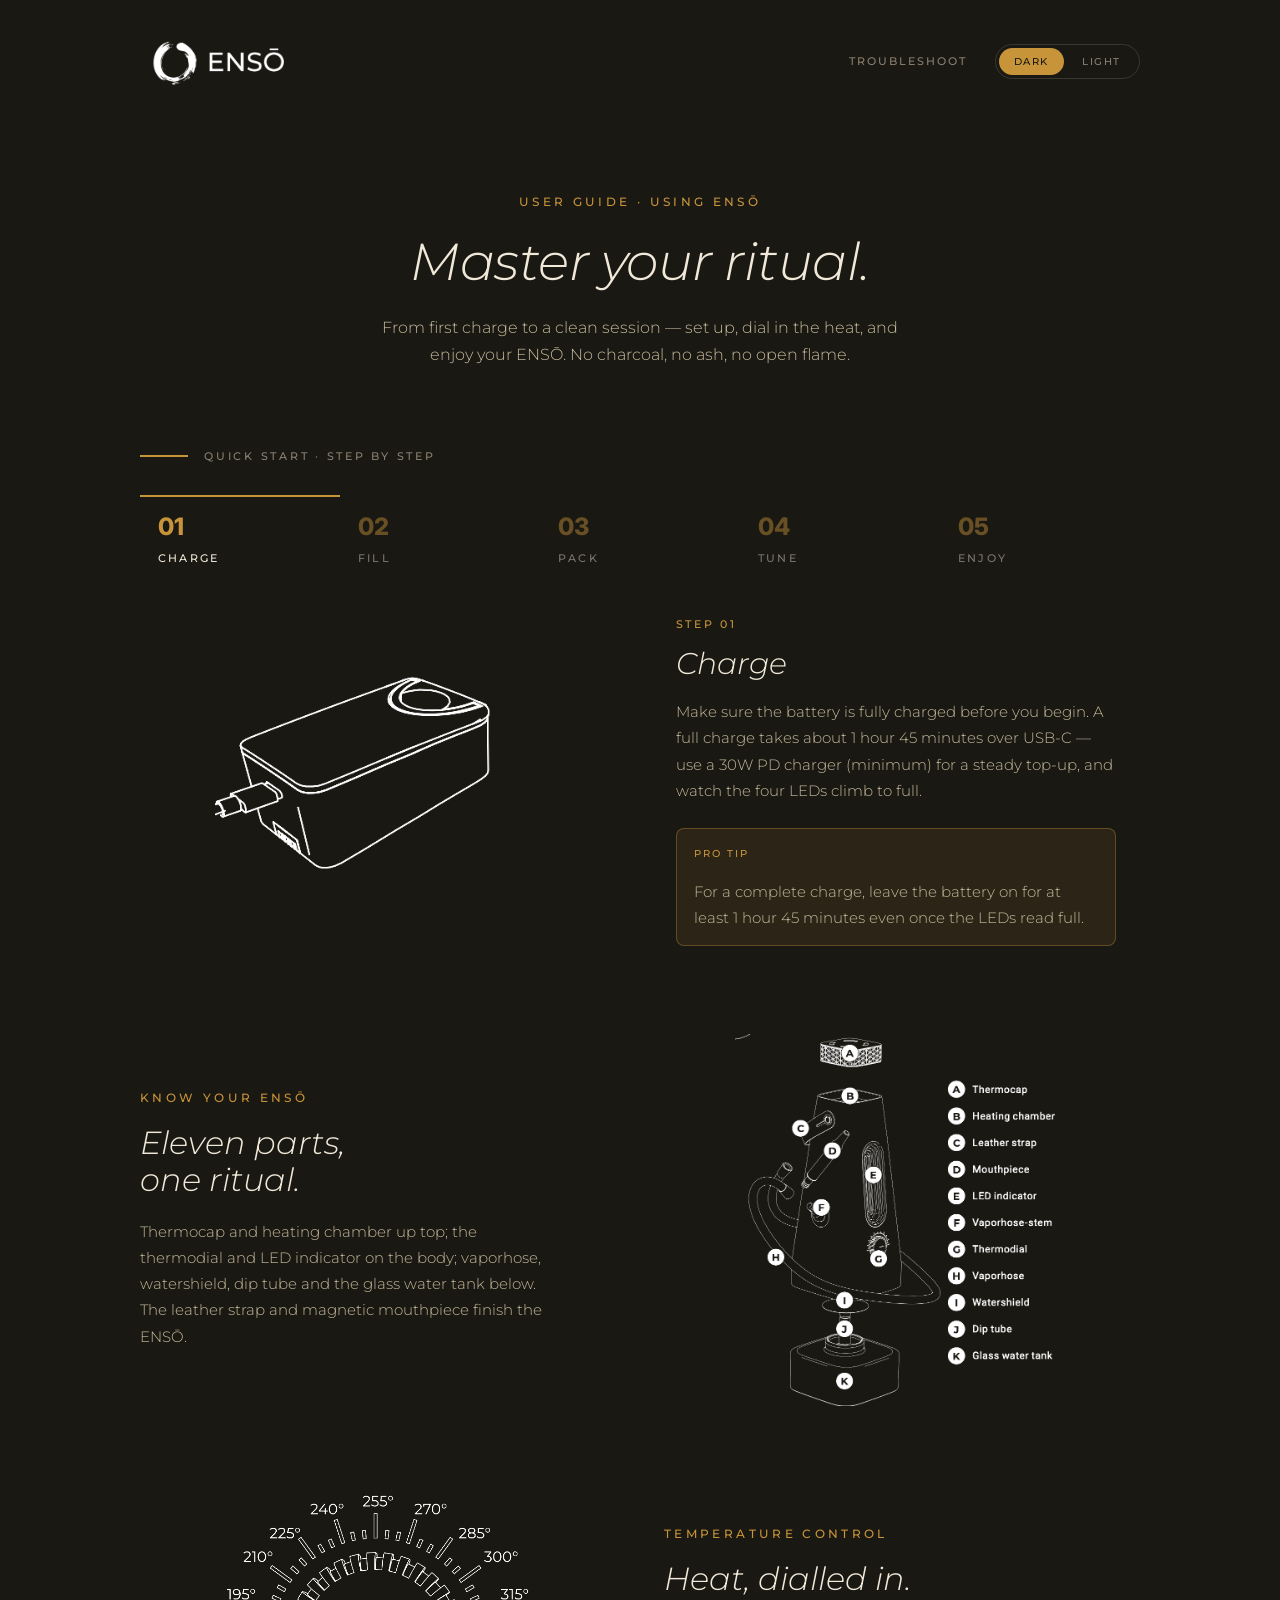
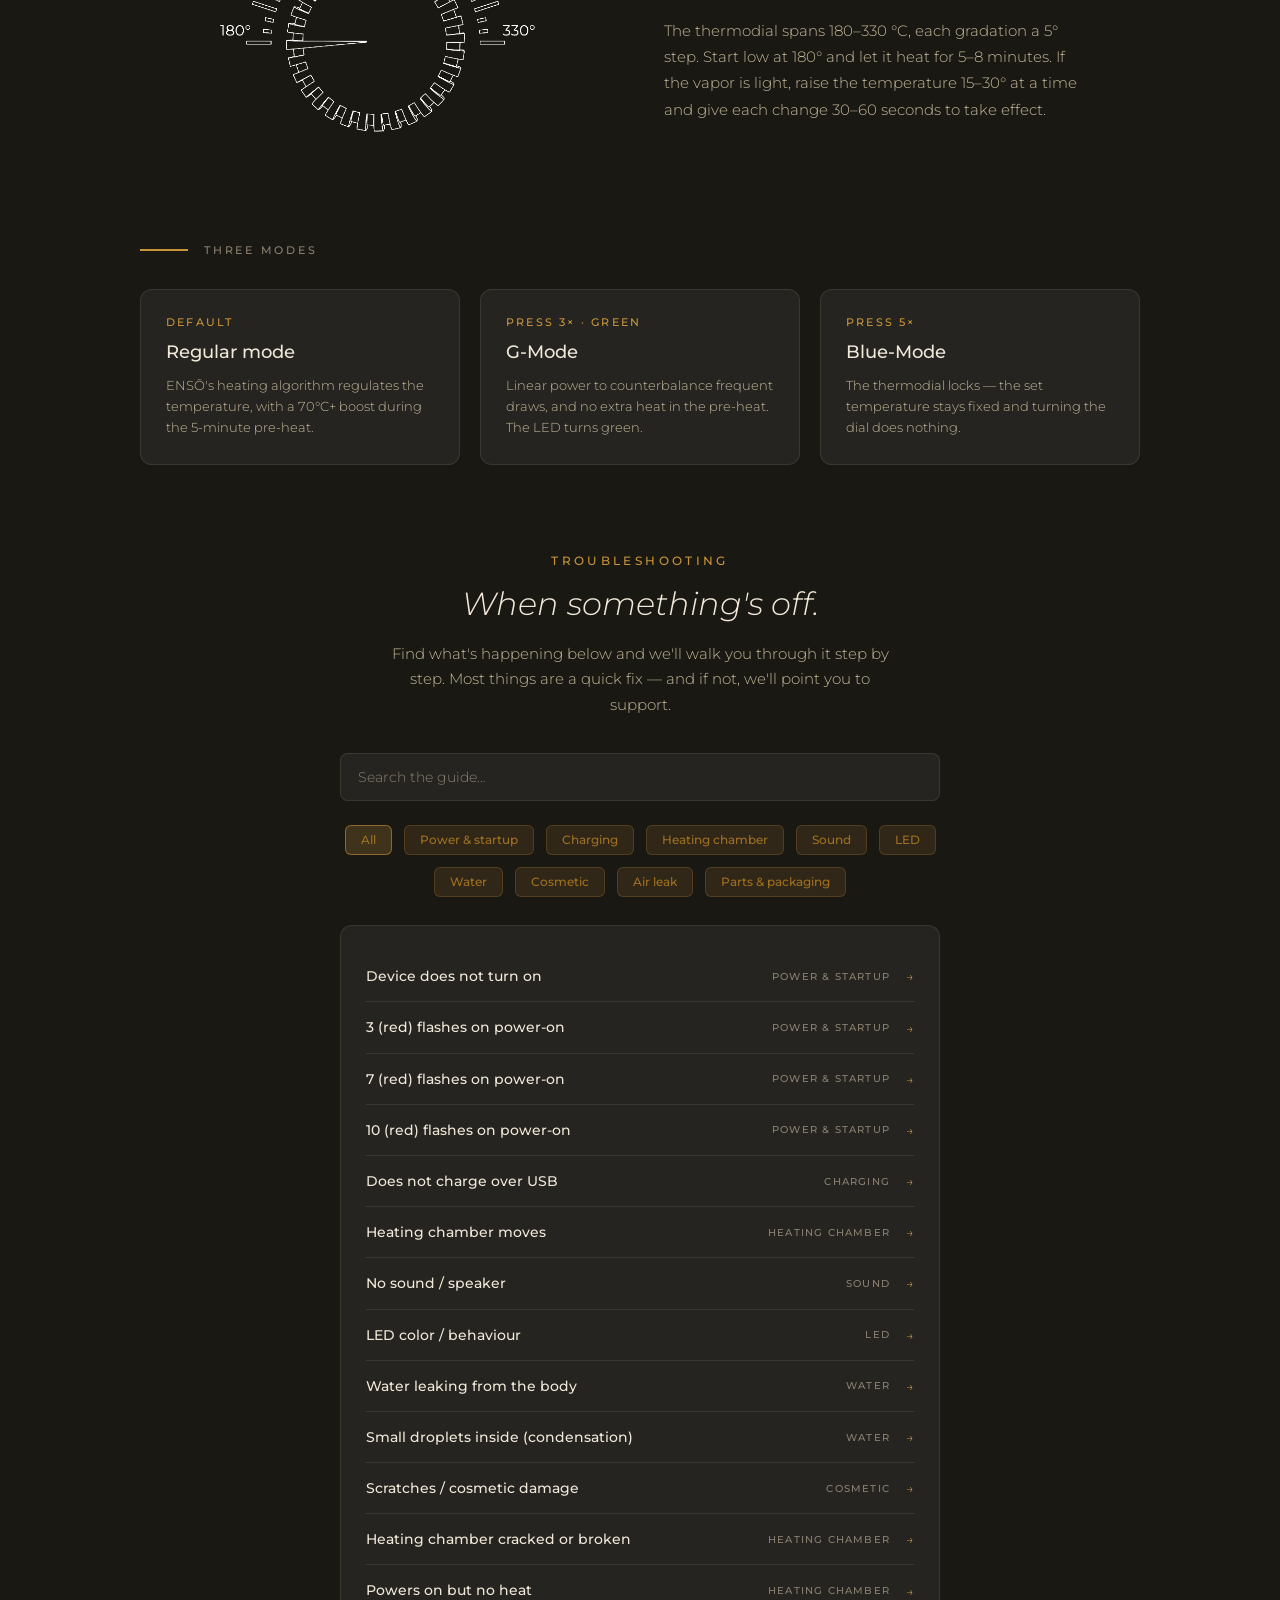
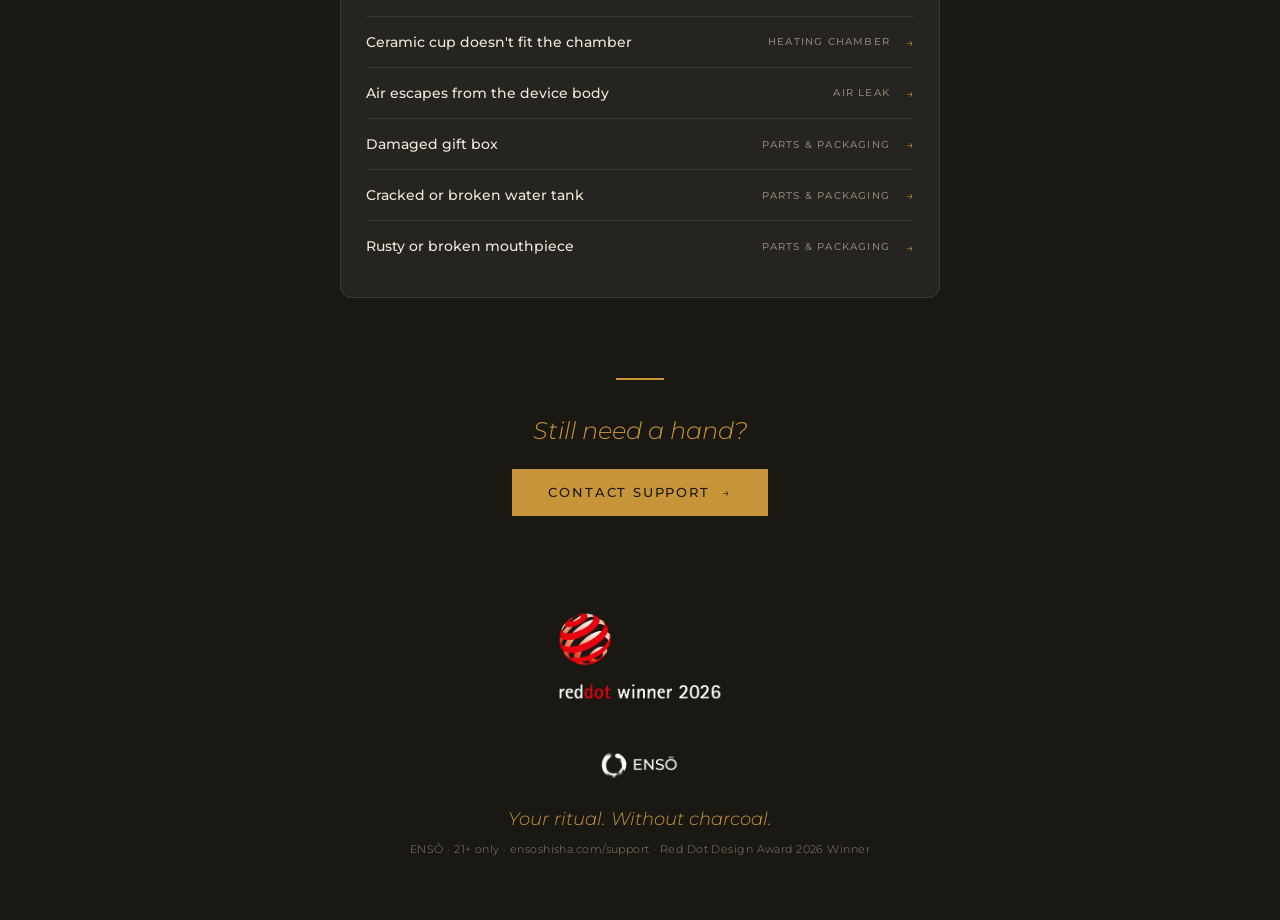
<file: index.html>
<!DOCTYPE html>
<html lang="en" data-theme="dark">
<head>
<meta charset="utf-8">
<meta name="viewport" content="width=device-width, initial-scale=1">
<!-- Interim staging URL — keep search engines out until production. Remove when going live on the real domain. -->
<meta name="robots" content="noindex">
<title>ENSŌ Support · Using ENSŌ</title>
<meta name="description" content="ENSŌ user guide: quick start, parts, temperature control, heat modes and troubleshooting for the ENSŌ 2026 electric hookah.">
<link rel="stylesheet" href="css/enso/styles.css">
<link rel="stylesheet" href="css/page.css">
<script>
/* Apply the saved theme before first paint to avoid a flash */
try {
  var t = localStorage.getItem('enso-guide-theme');
  if (t === 'light' || t === 'dark') document.documentElement.dataset.theme = t;
} catch (e) {}
</script>
</head>
<body>

<header class="site-header">
  <span class="logo">
    <img class="themed-dark" src="assets/logo/enso-lockup-horizontal-white.png" alt="ENSŌ">
    <img class="themed-light" src="assets/logo/enso-lockup-graphite.png" alt="" aria-hidden="true">
  </span>
  <div class="header-right">
    <button type="button" class="nav-link" data-scroll-to="ts-top" data-scroll-offset="32">Troubleshoot</button>
    <div class="theme-switch" role="group" aria-label="Color theme">
      <button type="button" class="theme-btn" data-set-theme="dark">Dark</button>
      <button type="button" class="theme-btn" data-set-theme="light">Light</button>
    </div>
  </div>
</header>

<section class="hero">
  <div class="eyebrow hero-eyebrow">User guide · Using ENSŌ</div>
  <h1>Master your ritual.</h1>
  <p>From first charge to a clean session — set up, dial in the heat, and enjoy your ENSŌ. No charcoal, no ash, no open flame.</p>
</section>

<!-- Quick start -->
<section class="quickstart" id="quickstart">
  <div class="section-rule">
    <div class="amber-rule" aria-hidden="true"></div>
    <div class="rule-label">Quick start · step by step</div>
  </div>

  <div class="step-tabs" role="tablist" aria-label="Quick start steps">
    <button type="button" class="step-tab" role="tab" data-step="0" aria-selected="true">
      <span class="step-num">01</span>
      <span class="step-name">Charge</span>
    </button>
    <button type="button" class="step-tab" role="tab" data-step="1" aria-selected="false">
      <span class="step-num">02</span>
      <span class="step-name">Fill</span>
    </button>
    <button type="button" class="step-tab" role="tab" data-step="2" aria-selected="false">
      <span class="step-num">03</span>
      <span class="step-name">Pack</span>
    </button>
    <button type="button" class="step-tab" role="tab" data-step="3" aria-selected="false">
      <span class="step-num">04</span>
      <span class="step-name">Tune</span>
    </button>
    <button type="button" class="step-tab" role="tab" data-step="4" aria-selected="false">
      <span class="step-num">05</span>
      <span class="step-name">Enjoy</span>
    </button>
  </div>

  <div class="step-panel">
    <div class="step-figure">
      <img class="themed-dark"  data-step="0" src="assets/manual/step-charge.png" alt="Charging the ENSŌ battery">
      <img class="themed-light" data-step="0" src="assets/manual/step-charge-ink.png" alt="" aria-hidden="true">
      <img class="themed-dark"  data-step="1" src="assets/manual/step-fill.png" alt="Filling the glass water tank">
      <img class="themed-light" data-step="1" src="assets/manual/step-fill-ink.png" alt="" aria-hidden="true">
      <img class="themed-dark"  data-step="2" src="assets/manual/step-pack.png" alt="Packing the cup">
      <img class="themed-light" data-step="2" src="assets/manual/step-pack-ink.png" alt="" aria-hidden="true">
      <img class="themed-dark"  data-step="3" src="assets/manual/step-tune.png" alt="Tuning the thermodial">
      <img class="themed-light" data-step="3" src="assets/manual/step-tune-ink.png" alt="" aria-hidden="true">
      <img class="themed-dark"  data-step="4" src="assets/manual/step-enjoy.png" alt="Enjoying clean clouds">
      <img class="themed-light" data-step="4" src="assets/manual/step-enjoy-ink.png" alt="" aria-hidden="true">
    </div>
    <div class="step-info">
      <div class="eyebrow step-eyebrow" id="step-eyebrow">Step 01</div>
      <h3 id="step-title">Charge</h3>
      <p id="step-copy">Make sure the battery is fully charged before you begin. A full charge takes about 1 hour 45 minutes over USB-C — use a 30W PD charger (minimum) for a steady top-up, and watch the four LEDs climb to full.</p>
      <div class="protip" id="step-tip" hidden>
        <span class="protip-label">Pro tip</span>
        <p class="protip-text" id="step-tip-text"></p>
        <button type="button" class="protip-link" id="step-tip-link" data-scroll-to="temp-top" data-scroll-offset="32" hidden>
          <span id="step-tip-link-text"></span><span class="protip-arrow" aria-hidden="true">→</span>
        </button>
      </div>
    </div>
  </div>
</section>

<!-- Know your ENSŌ -->
<section class="split">
  <div class="split-copy">
    <div class="eyebrow split-eyebrow">Know your ENSŌ</div>
    <h2>Eleven parts,<br>one ritual.</h2>
    <p>Thermocap and heating chamber up top; the thermodial and LED indicator on the body; vaporhose, watershield, dip tube and the glass water tank below. The leather strap and magnetic mouthpiece finish the ENSŌ.</p>
  </div>
  <div class="split-figure">
    <img class="themed-dark" src="assets/manual/parts-diagram.png" alt="Labelled diagram of ENSŌ parts">
    <img class="themed-light" src="assets/manual/parts-diagram-ink.png" alt="" aria-hidden="true">
  </div>
</section>

<!-- Heat & dial -->
<section class="split" id="temperature">
  <div class="split-figure" id="temp-top">
    <img class="themed-dark" src="assets/manual/temp-dial.png" alt="ENSŌ temperature dial, 180 to 330 degrees">
    <img class="themed-light" src="assets/manual/temp-dial-ink.png" alt="" aria-hidden="true">
  </div>
  <div class="split-copy">
    <div class="eyebrow split-eyebrow">Temperature control</div>
    <h2>Heat, dialled in.</h2>
    <p>The thermodial spans 180–330 °C, each gradation a 5° step. Start low at 180° and let it heat for 5–8 minutes. If the vapor is light, raise the temperature 15–30° at a time and give each change 30–60 seconds to take effect.</p>
  </div>
</section>

<!-- Modes -->
<section class="modes">
  <div class="section-rule">
    <div class="amber-rule" aria-hidden="true"></div>
    <div class="rule-label">Three modes</div>
  </div>
  <div class="mode-grid">
    <div class="card mode-card">
      <div class="mode-tag">Default</div>
      <div class="mode-name">Regular mode</div>
      <p>ENSŌ's heating algorithm regulates the temperature, with a 70°C+ boost during the 5-minute pre-heat.</p>
    </div>
    <div class="card mode-card">
      <div class="mode-tag">Press 3× · green</div>
      <div class="mode-name">G-Mode</div>
      <p>Linear power to counterbalance frequent draws, and no extra heat in the pre-heat. The LED turns green.</p>
    </div>
    <div class="card mode-card">
      <div class="mode-tag">Press 5×</div>
      <div class="mode-name">Blue-Mode</div>
      <p>The thermodial locks — the set temperature stays fixed and turning the dial does nothing.</p>
    </div>
  </div>
</section>

<!-- Troubleshooting -->
<section class="trouble" id="troubleshooting">
  <div class="trouble-head" id="ts-top">
    <div class="eyebrow trouble-eyebrow">Troubleshooting</div>
    <h2>When something's off.</h2>
    <p class="trouble-intro">Find what's happening below and we'll walk you through it step by step. Most things are a quick fix — and if not, we'll point you to support.</p>
  </div>

  <!-- Browse: search + category filter + list of known issues -->
  <div id="ts-browse">
    <div class="search-wrap">
      <input type="search" id="ts-search" class="search-input" placeholder="Search the guide…" aria-label="Search known issues">
    </div>
    <div class="chips" id="ts-categories" role="group" aria-label="Filter by category"></div>
    <div class="card">
      <ul class="ts-issue-list" id="ts-issue-list"></ul>
      <p class="no-results" id="ts-no-results" hidden>No matches — try a different word, or contact support below.</p>
    </div>
  </div>

  <!-- Guided flow: shown once an issue is chosen -->
  <div class="card ts-flow" id="ts-flow" hidden></div>
</section>

<!-- CTA -->
<section class="cta">
  <div class="amber-rule" aria-hidden="true"></div>
  <div class="cta-line">Still need a hand?</div>
  <a class="btn-primary" href="mailto:support@ensoshisha.eu">Contact support <span class="btn-arrow" aria-hidden="true">→</span></a>
</section>

<footer class="site-footer">
  <div class="footer-badge">
    <img class="themed-dark" src="assets/badges/reddot-winner-2026-white.png" alt="Red Dot Design Award 2026 Winner">
    <img class="themed-light" src="assets/badges/reddot-winner-2026.png" alt="" aria-hidden="true">
  </div>
  <div class="footer-logo">
    <img class="themed-dark" src="assets/logo/enso-lockup-horizontal-white.png" alt="ENSŌ">
    <img class="themed-light" src="assets/logo/enso-lockup-graphite.png" alt="" aria-hidden="true">
  </div>
  <div class="footer-slogan">Your ritual. Without charcoal.</div>
  <div class="footer-meta">ENSŌ · 21+ only · ensoshisha.com/support · Red Dot Design Award 2026 Winner</div>
</footer>

<script src="js/app.js"></script>
<script src="js/troubleshooting-data.js"></script>
<script src="js/troubleshooter.js"></script>
</body>
</html>
</file>
<file: css/enso/styles.css>
/* ═══════════════════════════════════════════════════════════════════════
   ENSŌ · Design System — global CSS entry point
   "Your ritual. Without charcoal."
   Consumers link this one file. Keep it @import lines only.
   ═══════════════════════════════════════════════════════════════════════ */

@import url('tokens/fonts.css');
@import url('tokens/colors.css');
@import url('tokens/typography.css');
@import url('tokens/spacing.css');
</file>
<file: css/page.css>
/* ENSŌ Support · "Using ENSŌ" page styles.
   All colors/spacing come from the design tokens in css/enso/ — no raw hex. */

/* ── Theme: semantic vars swap between dark (default) and light ───────── */
:root,
[data-theme="dark"] {
  --bg:        var(--surface-page-dark);
  --head:      var(--text-heading-dark);
  --body:      var(--text-body-dark);
  --sub:       var(--text-secondary-dark);
  --muted:     var(--text-muted-dark);
  --line:      var(--hairline-dark);
  --card-bg:   var(--surface-card-dark);
  --input-bg:  var(--surface-card-dark);
}
[data-theme="light"] {
  --bg:        var(--surface-page);
  --head:      var(--text-heading);
  --body:      var(--text-body);
  --sub:       var(--text-secondary);
  --muted:     var(--text-muted);
  --line:      var(--hairline-light);
  --card-bg:   var(--surface-card);
  --input-bg:  var(--enso-white);
}

/* Themed image pairs: show the variant matching the active theme */
[data-theme="dark"] .themed-light { display: none !important; }
[data-theme="light"] .themed-dark { display: none !important; }

* { box-sizing: border-box; }

html, body { margin: 0; }

body {
  font-family: var(--font-sans);
  background: var(--bg);
  color: var(--body);
  min-height: 100vh;
  transition: background-color .25s ease, color .25s ease;
  -webkit-font-smoothing: antialiased;
}

/* ── Shared pieces ────────────────────────────────────────────────────── */
.eyebrow {
  font-size: 12px;
  font-weight: var(--fw-medium);
  letter-spacing: 0.28em;
  text-transform: uppercase;
  color: var(--enso-amber);
}

.amber-rule {
  width: var(--amber-divider-width);
  height: var(--amber-divider-height);
  background: var(--enso-amber);
}

.section-rule {
  display: flex;
  align-items: center;
  gap: var(--space-4);
  margin-bottom: var(--space-8);
}

.rule-label {
  font-size: 11px;
  font-weight: var(--fw-medium);
  letter-spacing: 0.25em;
  text-transform: uppercase;
  color: var(--muted);
}

.card {
  background: var(--card-bg);
  box-shadow: inset 0 0 0 var(--hairline-width) var(--line);
  border-radius: var(--radius-card);
  padding: var(--card-padding);
}

/* ── Header ───────────────────────────────────────────────────────────── */
.site-header {
  max-width: var(--content-max);
  margin: 0 auto;
  padding: 26px 40px;
  display: flex;
  align-items: center;
  justify-content: space-between;
  gap: var(--space-6);
}

.site-header .logo img {
  display: block;
  height: 70px;
  width: 160px;
}

.header-right {
  display: flex;
  align-items: center;
  gap: 28px;
}

.nav-link {
  font-family: var(--font-sans);
  font-size: 11px;
  font-weight: var(--fw-medium);
  letter-spacing: 0.18em;
  text-transform: uppercase;
  color: var(--muted);
  background: none;
  border: none;
  padding: 0;
  cursor: pointer;
  transition: color .18s ease;
}

.nav-link:hover { color: var(--enso-amber); }

.theme-switch {
  display: inline-flex;
  align-items: center;
  gap: 3px;
  border: var(--hairline-width) solid var(--line);
  border-radius: var(--radius-pill);
  padding: 3px;
}

.theme-btn {
  border: none;
  border-radius: var(--radius-pill);
  padding: 7px 15px;
  font-family: inherit;
  font-size: 10px;
  font-weight: var(--fw-medium);
  letter-spacing: 0.16em;
  text-transform: uppercase;
  cursor: pointer;
  background: transparent;
  color: var(--muted);
  transition: background-color .18s ease, color .18s ease;
}

[data-theme="dark"] .theme-btn[data-set-theme="dark"],
[data-theme="light"] .theme-btn[data-set-theme="light"] {
  background: var(--enso-amber);
  color: var(--on-accent);
}

/* ── Hero ─────────────────────────────────────────────────────────────── */
.hero {
  max-width: 760px;
  margin: 0 auto;
  padding: 72px 40px 56px;
  text-align: center;
}

.hero-eyebrow { margin-bottom: var(--space-6); }

.hero h1 {
  margin: 0;
  font-style: italic;
  font-weight: var(--fw-light);
  font-size: clamp(36px, 6vw, 52px);
  line-height: 1.1;
  letter-spacing: -0.01em;
  color: var(--head);
}

.hero p {
  margin: var(--space-6) auto 0;
  max-width: 560px;
  font-weight: var(--fw-light);
  font-size: var(--type-body-size);
  line-height: var(--type-body-lh);
  color: var(--sub);
}

/* ── Quick start ──────────────────────────────────────────────────────── */
.quickstart {
  max-width: var(--content-max);
  margin: 0 auto;
  padding: var(--space-6) 40px 0;
}

.step-tabs {
  display: grid;
  grid-template-columns: repeat(5, 1fr);
}

.step-tab {
  display: block;
  text-align: left;
  background: none;
  border: none;
  border-top: 2px solid transparent;
  font-family: inherit;
  padding: 18px 18px 16px;
  cursor: pointer;
  opacity: 0.45;
  transition: opacity .18s ease, border-color .18s ease;
}

.step-tab:hover { opacity: 1; }

.step-tab[aria-selected="true"] {
  opacity: 1;
  border-top-color: var(--enso-amber);
}

.step-num {
  display: block;
  font-family: var(--font-data);
  font-weight: 800;
  font-size: 24px;
  color: var(--enso-amber);
  line-height: 1;
}

.step-name {
  display: block;
  margin-top: var(--space-3);
  font-size: 11px;
  font-weight: var(--fw-medium);
  letter-spacing: 0.2em;
  text-transform: uppercase;
  color: var(--head);
}

.step-panel {
  margin-top: 36px;
  display: grid;
  grid-template-columns: 1.05fr 1fr;
  gap: var(--space-12);
  align-items: center;
}

.step-figure {
  min-height: 300px;
  display: flex;
  align-items: center;
  justify-content: center;
  padding: var(--space-2);
}

.step-figure img {
  display: none;
  max-width: 100%;
  max-height: 260px;
  width: auto;
  height: auto;
  margin: 0 auto;
}

.step-figure img[data-step="3"] { max-height: 240px; }
.step-figure img[data-step="4"] { max-height: 210px; }

.step-figure img.active { display: block; }

.step-eyebrow {
  font-size: 11px;
  letter-spacing: 0.25em;
  margin-bottom: var(--space-4);
}

.step-info h3 {
  margin: 0;
  font-style: italic;
  font-weight: var(--fw-light);
  font-size: 30px;
  line-height: 1.15;
  color: var(--head);
}

.step-info p {
  margin: 18px 0 0;
  font-weight: var(--fw-light);
  font-size: 15px;
  line-height: 1.75;
  color: var(--sub);
  max-width: 440px;
}

/* Pro tip — soft amber note (matches the Callout component) */
.protip {
  margin: 24px 0 0;
  max-width: 440px;
  background: rgba(200, 148, 58, 0.10);
  box-shadow: inset 0 0 0 var(--hairline-width) rgba(200, 148, 58, 0.35);
  border-radius: var(--radius-note);
  padding: 14px 18px;
}

.protip-label {
  font-size: 10px;
  font-weight: var(--fw-medium);
  letter-spacing: 0.2em;
  text-transform: uppercase;
  color: var(--enso-amber);
}

.protip-text {
  margin: 7px 0 0;
  font-weight: var(--fw-light);
  font-size: 13.5px;
  line-height: 1.6;
  color: var(--sub);
  max-width: none;
}

.protip-link {
  margin: 12px 0 0;
  display: inline-flex;
  align-items: center;
  gap: var(--space-2);
  background: none;
  border: none;
  padding: 0;
  cursor: pointer;
  font-family: var(--font-sans);
  font-size: 11px;
  font-weight: var(--fw-medium);
  letter-spacing: 0.16em;
  text-transform: uppercase;
  color: var(--enso-amber);
  transition: gap .18s ease;
}

/* [hidden] must win over the inline-flex display above */
.protip-link[hidden] { display: none; }

.protip-link:hover { gap: var(--space-3); }

.protip-arrow { font-weight: var(--fw-light); }

/* ── Two-column sections (parts diagram, temperature) ─────────────────── */
.split {
  max-width: var(--content-max);
  margin: 0 auto;
  padding: 88px 40px 0;
  display: grid;
  grid-template-columns: 1fr 1fr;
  gap: var(--space-12);
  align-items: center;
}

.split-eyebrow { margin-bottom: 20px; }

.split-copy h2 {
  margin: 0 0 20px;
  font-style: italic;
  font-weight: var(--fw-light);
  font-size: 32px;
  line-height: 1.15;
  color: var(--head);
}

.split-copy p {
  margin: 0;
  font-weight: var(--fw-light);
  font-size: 15px;
  line-height: 1.75;
  color: var(--sub);
  max-width: 420px;
}

.split-figure img {
  display: block;
  width: 70%;
  height: auto;
  margin: 0 auto;
}

/* ── Modes ────────────────────────────────────────────────────────────── */
.modes {
  max-width: var(--content-max);
  margin: 0 auto;
  padding: 88px 40px 0;
}

.mode-grid {
  display: grid;
  grid-template-columns: repeat(3, 1fr);
  gap: 20px;
}

.mode-tag {
  font-size: 11px;
  font-weight: var(--fw-medium);
  letter-spacing: 0.2em;
  text-transform: uppercase;
  color: var(--enso-amber);
}

.mode-name {
  margin-top: var(--space-3);
  font-weight: var(--fw-medium);
  font-size: var(--type-h3-size);
  color: var(--head);
}

.mode-card p {
  margin: var(--space-3) 0 0;
  font-weight: var(--fw-light);
  font-size: 13px;
  line-height: 1.65;
  color: var(--sub);
}

/* ── Troubleshooting ──────────────────────────────────────────────────── */
.trouble {
  max-width: 680px;
  margin: 0 auto;
  padding: 88px 40px 0;
}

.trouble-head {
  text-align: center;
  margin-bottom: 36px;
}

.trouble-eyebrow { margin-bottom: 18px; }

.trouble-head h2 {
  margin: 0;
  font-style: italic;
  font-weight: var(--fw-light);
  font-size: 32px;
  line-height: 1.15;
  color: var(--head);
}

.search-wrap { margin-bottom: var(--space-6); }

.search-input {
  width: 100%;
  font-family: var(--font-sans);
  font-weight: var(--fw-light);
  font-size: 14px;
  color: var(--body);
  background: var(--input-bg);
  box-shadow: inset 0 0 0 var(--hairline-width) var(--line);
  border: none;
  border-radius: var(--radius-note);
  padding: 15px 18px;
  outline: none;
}

.search-input::placeholder { color: var(--muted); }

/* iOS/iPadOS Safari zooms in when focusing an input under 16px and doesn't
   zoom back out. Bump to 16px on touch devices to stop the auto-zoom. */
@media (pointer: coarse) {
  .search-input { font-size: 16px; }
}

.chips {
  display: flex;
  gap: var(--space-3);
  flex-wrap: wrap;
  justify-content: center;
  margin-bottom: 28px;
}

.chip {
  font-family: var(--font-sans);
  font-weight: var(--fw-medium);
  font-size: 12px;
  color: var(--enso-amber-ink);
  background: var(--enso-amber-dim);
  box-shadow: inset 0 0 0 var(--hairline-width) var(--enso-amber-border);
  border-radius: var(--radius-chip);
  border: none;
  padding: 9px 16px;
  cursor: pointer;
  line-height: 1;
  transition: background-color .16s ease, box-shadow .16s ease;
}

.chip:hover { background: rgba(200, 148, 58, 0.18); }

.chip[aria-pressed="true"] {
  background: rgba(200, 148, 58, 0.22);
  box-shadow: inset 0 0 0 var(--hairline-width) rgba(200, 148, 58, 0.55);
}

.trouble-intro {
  margin: 18px auto 0;
  max-width: 520px;
  font-weight: var(--fw-light);
  font-size: 15px;
  line-height: 1.7;
  color: var(--sub);
}

/* ── Troubleshooter · issue list ──────────────────────────────────────── */
.ts-issue-list {
  list-style: none;
  margin: 0;
  padding: 0;
}

.ts-issue {
  width: 100%;
  display: flex;
  align-items: center;
  gap: var(--space-4);
  background: none;
  border: none;
  border-top: var(--hairline-width) solid var(--line);
  cursor: pointer;
  padding: 16px 0;
  text-align: left;
  color: var(--body);
  font-family: var(--font-sans);
  transition: color .16s ease;
}

.ts-issue-list li:first-child .ts-issue { border-top: none; }

.ts-issue-name {
  flex: 1;
  font-weight: var(--fw-medium);
  font-size: 14px;
  line-height: 1.3;
}

.ts-issue-cat {
  font-size: 10px;
  font-weight: var(--fw-medium);
  letter-spacing: 0.12em;
  text-transform: uppercase;
  color: var(--muted);
  white-space: nowrap;
}

.ts-issue-arrow {
  color: var(--enso-amber);
  font-weight: var(--fw-light);
  flex-shrink: 0;
  transition: transform .16s ease;
}

.ts-issue:hover { color: var(--enso-amber); }
.ts-issue:hover .ts-issue-arrow { transform: translateX(3px); }

/* ── Troubleshooter · guided flow ─────────────────────────────────────── */
.ts-flow-back {
  display: inline-flex;
  align-items: center;
  gap: var(--space-2);
  background: none;
  border: none;
  padding: 0;
  margin-bottom: 18px;
  cursor: pointer;
  font-family: var(--font-sans);
  font-size: 11px;
  font-weight: var(--fw-medium);
  letter-spacing: 0.12em;
  text-transform: uppercase;
  color: var(--muted);
  transition: color .16s ease;
}

.ts-flow-back:hover { color: var(--enso-amber); }

.ts-flow-issue {
  font-style: italic;
  font-weight: var(--fw-light);
  font-size: 22px;
  line-height: 1.2;
  color: var(--head);
  margin-bottom: 20px;
}

.ts-question {
  margin: 0 0 20px;
  font-weight: var(--fw-medium);
  font-size: 16px;
  line-height: 1.45;
  color: var(--body);
}

/* Manual illustration(s) inside a step (question or "try this").
   Flex row so multiple figures sit side by side, aligned by height. */
.ts-figure {
  --fig-max: 250px;
  display: flex;
  flex-wrap: wrap;
  justify-content: center;
  align-items: center;
  gap: 24px;
  margin: 0 0 22px;
}

/* Per-image size = the responsive base (--fig-max) times an optional --fig-scale */
.ts-figure img {
  max-height: calc(var(--fig-max) * var(--fig-scale, 1));
  max-width: 100%;
  width: auto;
  height: auto;
}

@media (max-width: 760px) {
  .ts-figure { --fig-max: 190px; }
}

@media (max-width: 480px) {
  .ts-figure { --fig-max: 132px; gap: 14px; }
}

.ts-options {
  display: flex;
  flex-direction: column;
  gap: var(--space-3);
}

.ts-option {
  width: 100%;
  text-align: left;
  background: var(--input-bg);
  box-shadow: inset 0 0 0 var(--hairline-width) var(--line);
  border: none;
  border-radius: var(--radius-note);
  padding: 15px 18px;
  cursor: pointer;
  font-family: var(--font-sans);
  font-weight: var(--fw-light);
  font-size: 14px;
  line-height: 1.4;
  color: var(--body);
  transition: box-shadow .16s ease, background-color .16s ease;
}

.ts-option:hover {
  box-shadow: inset 0 0 0 var(--hairline-width) var(--enso-amber);
}

.ts-advance {
  margin-top: 18px;
  background: none;
  border: none;
  padding: 0;
  cursor: pointer;
  font-family: var(--font-sans);
  font-size: 14px;
  font-weight: var(--fw-light);
  color: var(--muted);
  transition: color .16s ease;
}

.ts-advance:hover { color: var(--enso-amber); }

/* ── Troubleshooter · result panels ───────────────────────────────────── */
.ts-result-title {
  font-style: italic;
  font-weight: var(--fw-light);
  font-size: 22px;
  line-height: 1.2;
  color: var(--head);
  margin-bottom: 14px;
}

.ts-result.is-solved .ts-result-title { color: var(--enso-amber); }

.ts-result-text {
  margin: 0;
  font-weight: var(--fw-light);
  font-size: 15px;
  line-height: 1.7;
  color: var(--sub);
}

.ts-evidence {
  margin: 20px 0 0;
  background: rgba(200, 148, 58, 0.10);
  box-shadow: inset 0 0 0 var(--hairline-width) rgba(200, 148, 58, 0.35);
  border-radius: var(--radius-note);
  padding: 14px 18px;
}

.ts-evidence-label {
  font-size: 10px;
  font-weight: var(--fw-medium);
  letter-spacing: 0.2em;
  text-transform: uppercase;
  color: var(--enso-amber);
}

.ts-evidence-text {
  margin: 7px 0 0;
  font-weight: var(--fw-light);
  font-size: 13.5px;
  line-height: 1.6;
  color: var(--sub);
}

.ts-result-actions {
  display: flex;
  flex-wrap: wrap;
  align-items: center;
  gap: var(--space-3);
  margin-top: 24px;
}

.ts-btn-secondary {
  background: none;
  box-shadow: inset 0 0 0 var(--hairline-width) var(--line);
  border: none;
  border-radius: var(--radius-note);
  padding: 13px 20px;
  cursor: pointer;
  font-family: var(--font-sans);
  font-size: 12px;
  font-weight: var(--fw-medium);
  letter-spacing: 0.04em;
  color: var(--body);
  transition: box-shadow .16s ease;
}

.ts-btn-secondary:hover { box-shadow: inset 0 0 0 var(--hairline-width) var(--enso-amber); }

.no-results {
  margin: 0;
  padding: 18px 0;
  font-weight: var(--fw-light);
  font-size: 13.5px;
  color: var(--muted);
  text-align: center;
}

/* ── CTA ──────────────────────────────────────────────────────────────── */
.cta {
  text-align: center;
  padding: 80px 40px 0;
}

.cta .amber-rule {
  display: inline-block;
  margin-bottom: var(--space-8);
}

.cta-line {
  font-style: italic;
  font-weight: var(--fw-light);
  font-size: 24px;
  color: var(--enso-amber);
  margin-bottom: var(--space-6);
}

.btn-primary {
  display: inline-flex;
  align-items: center;
  justify-content: center;
  gap: var(--space-3);
  font-family: var(--font-sans);
  font-weight: var(--fw-medium);
  font-size: 13px;
  letter-spacing: 0.14em;
  text-transform: uppercase;
  line-height: 1;
  padding: 17px 36px;
  background: var(--enso-amber);
  color: var(--on-accent);
  text-decoration: none;
  cursor: pointer;
  transition: background-color .18s ease;
}

.btn-primary:hover { background: var(--accent-hover); }
.btn-primary:active { background: var(--accent-pressed); }

.btn-arrow { font-weight: var(--fw-light); }

/* ── Footer ───────────────────────────────────────────────────────────── */
.site-footer {
  max-width: var(--content-max);
  margin: 0 auto;
  padding: 88px 40px 64px;
  text-align: center;
}

.footer-badge { margin-bottom: 36px; }
.footer-badge img { height: 104px; width: auto; margin: 0 auto; display: block; }

.footer-logo { margin-bottom: var(--space-6); }
.footer-logo img { height: 40px; width: auto; margin: 0 auto; display: block; }

.footer-slogan {
  font-style: italic;
  font-weight: var(--fw-light);
  font-size: 18px;
  color: var(--enso-amber);
}

.footer-meta {
  margin-top: var(--space-3);
  font-size: 11px;
  font-weight: var(--fw-light);
  letter-spacing: 0.04em;
  color: var(--muted);
}

/* ── Small screens (the in-box QR code lands here) ────────────────────── */
@media (max-width: 760px) {
  .site-header,
  .hero,
  .quickstart,
  .split,
  .modes,
  .trouble,
  .cta,
  .site-footer {
    padding-left: 22px;
    padding-right: 22px;
  }

  /* Header wraps gracefully; logo scales down; toggle gets larger targets */
  .site-header {
    flex-wrap: wrap;
    gap: 14px;
    padding-top: 20px;
    padding-bottom: 20px;
  }

  .site-header .logo img { height: 52px; width: auto; }

  .theme-btn { padding: 10px 18px; }

  .hero h1 { font-size: 34px; }

  /* Two-column sections collapse; mode cards stack */
  .step-panel,
  .split,
  .mode-grid {
    grid-template-columns: 1fr;
    gap: 28px;
  }

  /* Quick start tabs become a tappable strip with hairline dividers */
  .step-tab {
    padding: 14px 4px 12px;
    min-height: 62px;
    text-align: center;
    border-left: var(--hairline-width) solid var(--line);
  }

  .step-tab:first-child { border-left: none; }

  .step-num { font-size: 20px; }

  .step-name {
    margin-top: 6px;
    font-size: 9px;
    letter-spacing: 0.06em;
    white-space: nowrap;
  }

  /* Step illustration sits closer to its text so the copy + tip rise into view */
  .step-figure {
    min-height: 0;
    padding: 4px 4px 6px;
  }

  .step-figure img,
  .step-figure img[data-step="3"],
  .step-figure img[data-step="4"] { max-height: 150px; }
}

@media (max-width: 480px) {
  .step-figure img,
  .step-figure img[data-step="3"],
  .step-figure img[data-step="4"] { max-height: 128px; }
}

/* ── Quiet motion preference ──────────────────────────────────────────── */
@media (prefers-reduced-motion: reduce) {
  * {
    transition-duration: 0.01ms !important;
  }
}
</file>
